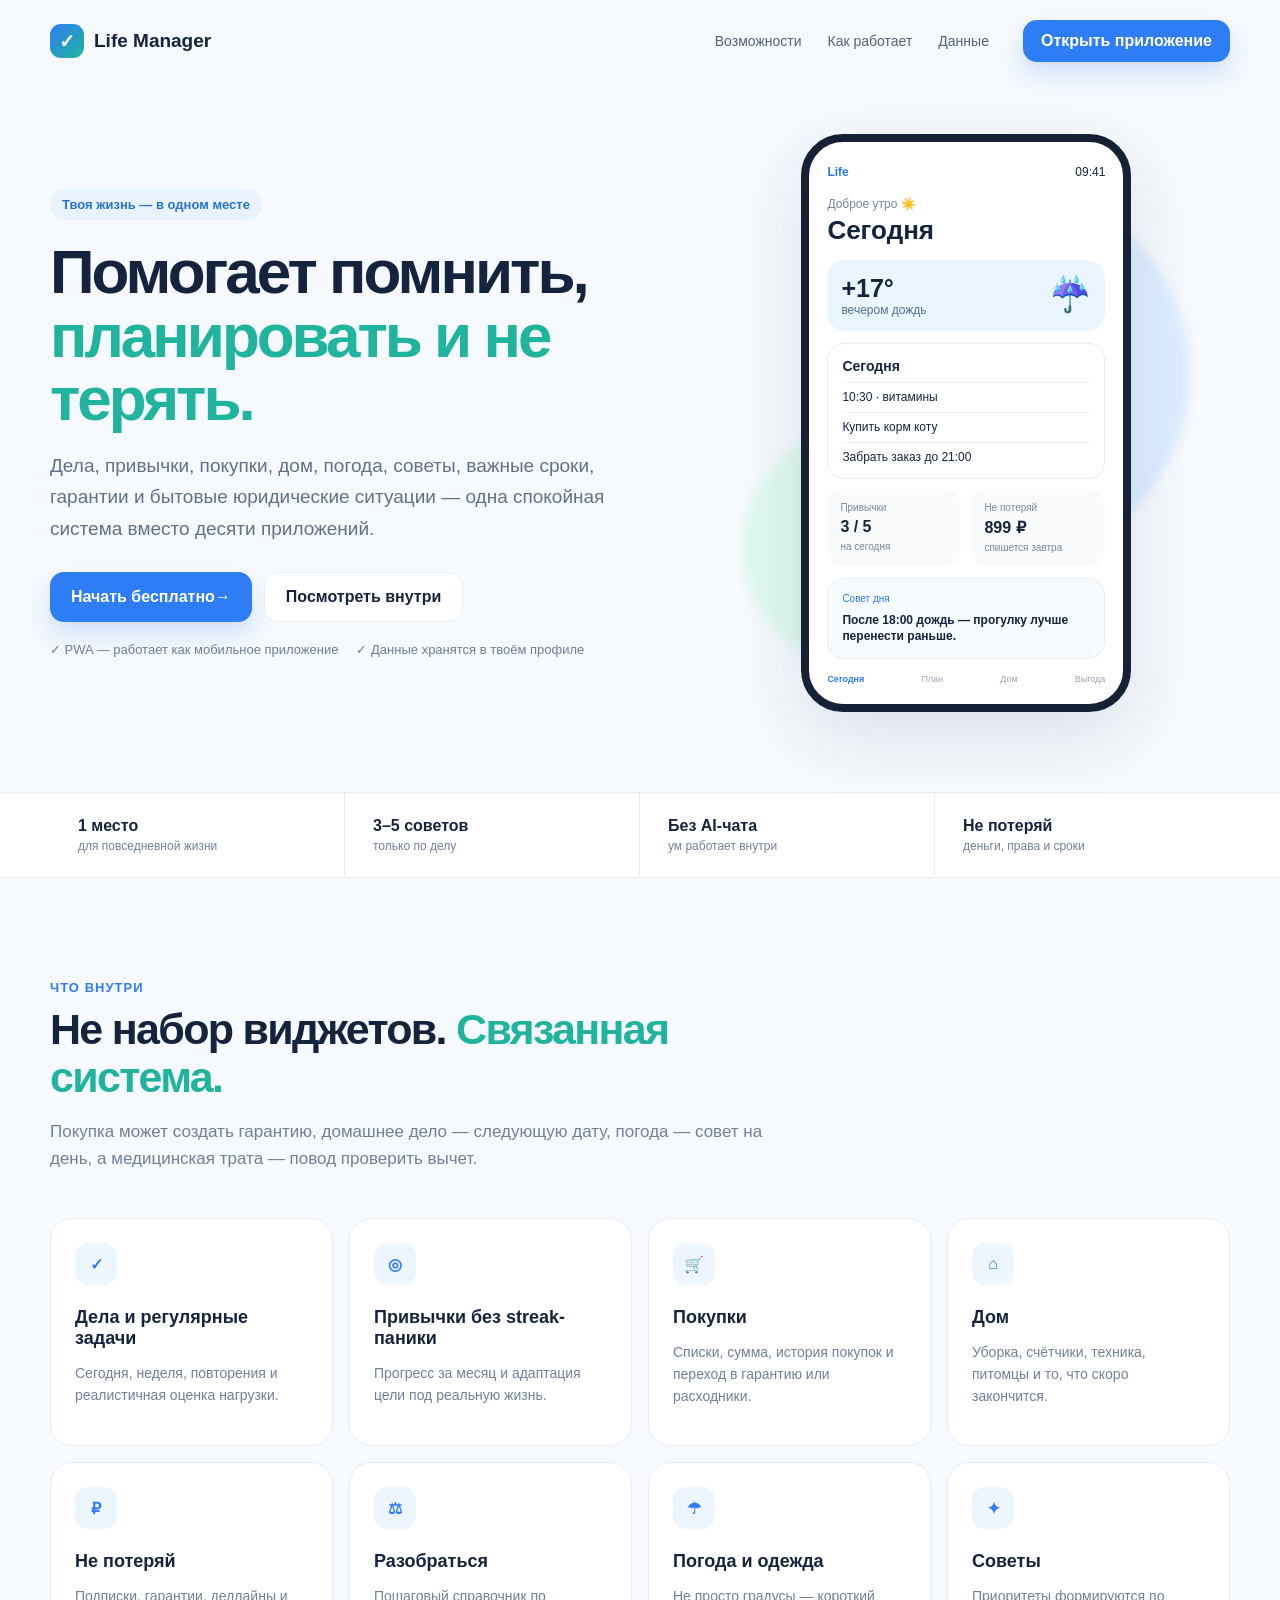
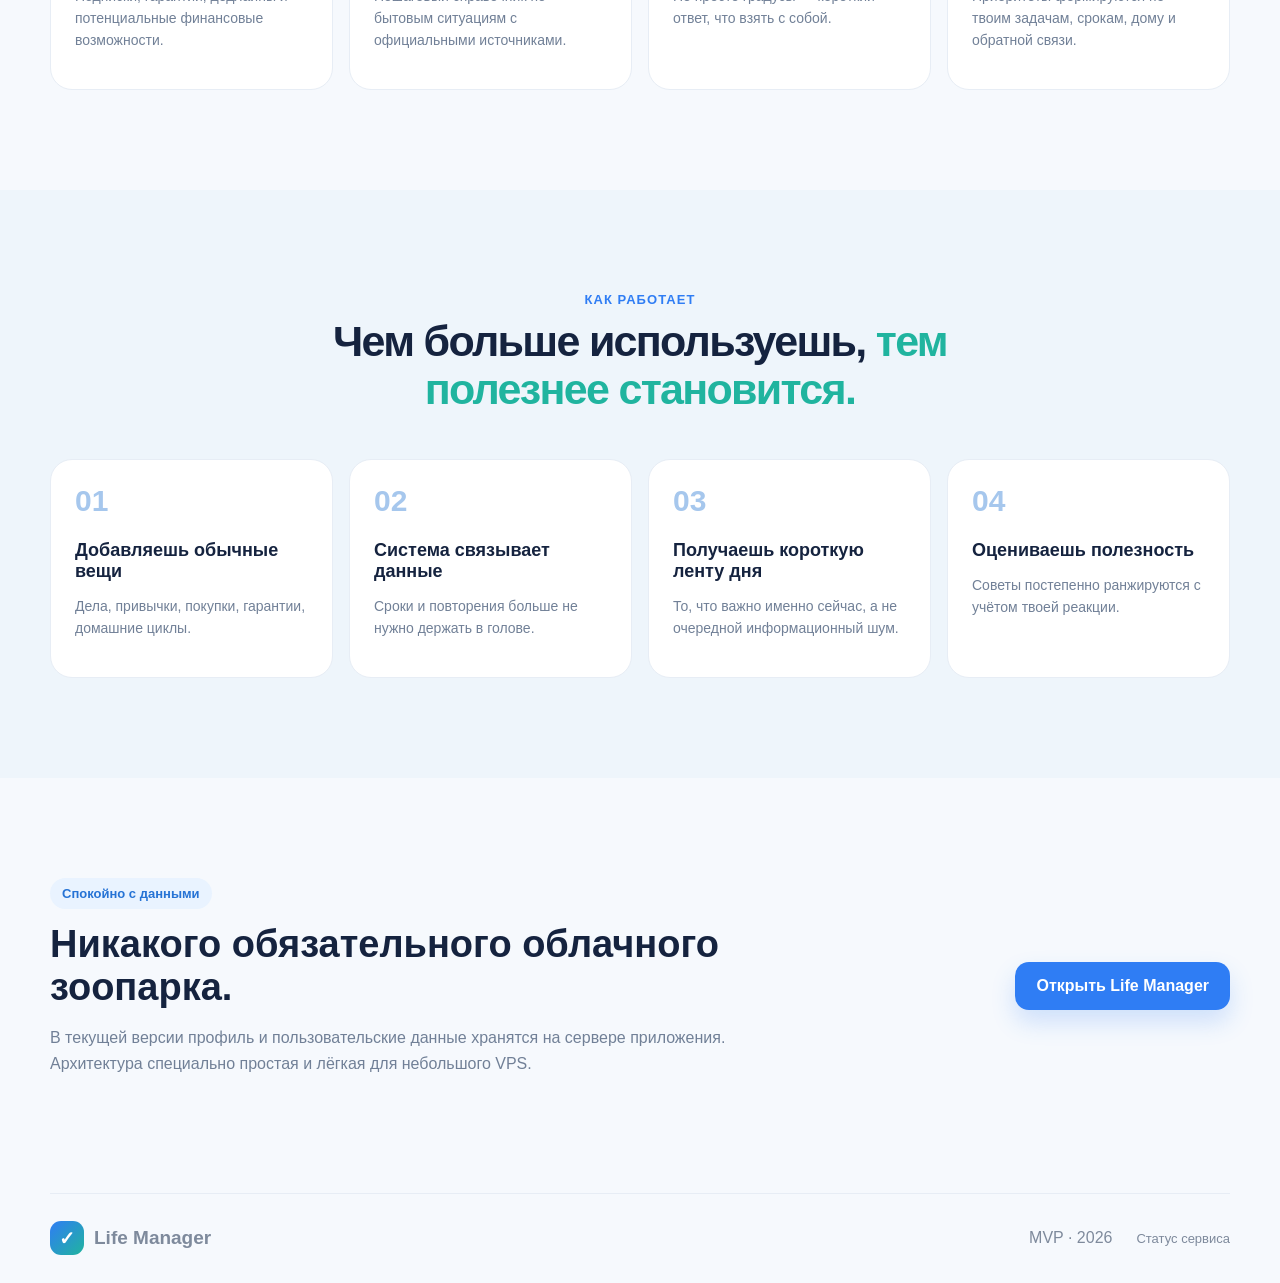
<file: src/LifeManager.Api/wwwroot/index.html>
<!doctype html>
<html lang="ru">
<head>
  <meta charset="utf-8" />
  <meta name="viewport" content="width=device-width, initial-scale=1" />
  <meta name="theme-color" content="#f5f8fc" />
  <meta name="description" content="Life Manager — дела, привычки, дом, покупки, полезные советы и важные сроки в одном месте." />
  <title>Life Manager — менеджер повседневной жизни</title>
  <link rel="icon" href="assets/icon.svg" type="image/svg+xml" />
  <link rel="stylesheet" href="assets/site.css" />
</head>
<body>
  <header class="topbar wrap">
    <a class="brand" href="./"><span class="brand-mark">✓</span><span>Life Manager</span></a>
    <nav><a href="#inside">Возможности</a><a href="#how">Как работает</a><a href="#privacy">Данные</a></nav>
    <a class="btn btn-primary" href="app/">Открыть приложение</a>
  </header>

  <main>
    <section class="hero wrap">
      <div class="hero-copy">
        <div class="pill">Твоя жизнь — в одном месте</div>
        <h1>Помогает помнить,<br><em>планировать и не терять.</em></h1>
        <p>Дела, привычки, покупки, дом, погода, советы, важные сроки, гарантии и бытовые юридические ситуации — одна спокойная система вместо десяти приложений.</p>
        <div class="hero-actions"><a class="btn btn-primary big" href="app/">Начать бесплатно <span>→</span></a><a class="btn btn-soft big" href="#inside">Посмотреть внутри</a></div>
        <div class="trust"><span>✓ PWA — работает как мобильное приложение</span><span>✓ Данные хранятся в твоём профиле</span></div>
      </div>
      <div class="hero-demo">
        <div class="glow g1"></div><div class="glow g2"></div>
        <div class="phone">
          <div class="phone-head"><b>Life</b><span>09:41</span></div>
          <div class="hello">Доброе утро ☀️</div>
          <h3>Сегодня</h3>
          <div class="weather"><div><b>+17°</b><span>вечером дождь</span></div><span class="weather-icon">☔</span></div>
          <div class="mini-card"><strong>Сегодня</strong><span>10:30 · витамины</span><span>Купить корм коту</span><span>Забрать заказ до 21:00</span></div>
          <div class="mini-grid"><div><small>Привычки</small><b>3 / 5</b><span>на сегодня</span></div><div><small>Не потеряй</small><b>899 ₽</b><span>спишется завтра</span></div></div>
          <div class="tip"><small>Совет дня</small><b>После 18:00 дождь — прогулку лучше перенести раньше.</b></div>
          <div class="phone-nav"><span class="active">Сегодня</span><span>План</span><span>Дом</span><span>Выгода</span></div>
        </div>
      </div>
    </section>

    <section class="strip"><div class="wrap strip-grid"><div><b>1 место</b><span>для повседневной жизни</span></div><div><b>3–5 советов</b><span>только по делу</span></div><div><b>Без AI-чата</b><span>ум работает внутри</span></div><div><b>Не потеряй</b><span>деньги, права и сроки</span></div></div></section>

    <section id="inside" class="section wrap">
      <div class="section-head"><span>Что внутри</span><h2>Не набор виджетов. <em>Связанная система.</em></h2><p>Покупка может создать гарантию, домашнее дело — следующую дату, погода — совет на день, а медицинская трата — повод проверить вычет.</p></div>
      <div class="features">
        <article><i>✓</i><h3>Дела и регулярные задачи</h3><p>Сегодня, неделя, повторения и реалистичная оценка нагрузки.</p></article>
        <article><i>◎</i><h3>Привычки без streak-паники</h3><p>Прогресс за месяц и адаптация цели под реальную жизнь.</p></article>
        <article><i>🛒</i><h3>Покупки</h3><p>Списки, сумма, история покупок и переход в гарантию или расходники.</p></article>
        <article><i>⌂</i><h3>Дом</h3><p>Уборка, счётчики, техника, питомцы и то, что скоро закончится.</p></article>
        <article><i>₽</i><h3>Не потеряй</h3><p>Подписки, гарантии, дедлайны и потенциальные финансовые возможности.</p></article>
        <article><i>⚖</i><h3>Разобраться</h3><p>Пошаговый справочник по бытовым ситуациям с официальными источниками.</p></article>
        <article><i>☂</i><h3>Погода и одежда</h3><p>Не просто градусы — короткий ответ, что взять с собой.</p></article>
        <article><i>✦</i><h3>Советы</h3><p>Приоритеты формируются по твоим задачам, срокам, дому и обратной связи.</p></article>
      </div>
    </section>

    <section id="how" class="section soft-section"><div class="wrap">
      <div class="section-head center"><span>Как работает</span><h2>Чем больше используешь, <em>тем полезнее становится.</em></h2></div>
      <div class="steps"><article><b>01</b><h3>Добавляешь обычные вещи</h3><p>Дела, привычки, покупки, гарантии, домашние циклы.</p></article><article><b>02</b><h3>Система связывает данные</h3><p>Сроки и повторения больше не нужно держать в голове.</p></article><article><b>03</b><h3>Получаешь короткую ленту дня</h3><p>То, что важно именно сейчас, а не очередной информационный шум.</p></article><article><b>04</b><h3>Оцениваешь полезность</h3><p>Советы постепенно ранжируются с учётом твоей реакции.</p></article></div>
    </div></section>

    <section id="privacy" class="section wrap privacy"><div><span class="pill">Спокойно с данными</span><h2>Никакого обязательного облачного зоопарка.</h2><p>В текущей версии профиль и пользовательские данные хранятся на сервере приложения. Архитектура специально простая и лёгкая для небольшого VPS.</p></div><a class="btn btn-primary big" href="app/">Открыть Life Manager</a></section>
  </main>
  <footer class="footer wrap"><a class="brand" href="./"><span class="brand-mark">✓</span><span>Life Manager</span></a><span>MVP · 2026</span><a href="health">Статус сервиса</a></footer>
</body>
</html>
</file>
<file: src/LifeManager.Api/wwwroot/assets/site.css>
:root{--bg:#f6f9fd;--paper:#fff;--ink:#15233f;--muted:#718097;--line:#e7edf5;--blue:#2f7df4;--teal:#20b49f;--soft:#eef5ff;--shadow:0 24px 70px rgba(29,55,92,.12)}*{box-sizing:border-box}html{scroll-behavior:smooth}body{margin:0;font-family:Inter,-apple-system,BlinkMacSystemFont,"Segoe UI",sans-serif;color:var(--ink);background:var(--bg)}a{text-decoration:none;color:inherit}.wrap{width:min(1180px,calc(100% - 40px));margin:auto}.topbar{height:82px;display:flex;align-items:center;gap:34px}.brand{display:flex;align-items:center;gap:10px;font-weight:800;font-size:19px}.brand-mark{display:grid;place-items:center;width:34px;height:34px;border-radius:11px;color:#fff;background:linear-gradient(135deg,var(--blue),var(--teal))}.topbar nav{display:flex;gap:26px;margin-left:auto;color:#52627b;font-size:14px}.btn{display:inline-flex;align-items:center;justify-content:center;border-radius:14px;padding:12px 18px;font-weight:700}.btn-primary{background:var(--blue);color:#fff;box-shadow:0 12px 25px rgba(47,125,244,.2)}.btn-soft{background:#fff;border:1px solid var(--line)}.btn.big{padding:15px 21px}.hero{min-height:690px;display:grid;grid-template-columns:1.05fr .95fr;align-items:center;gap:70px;padding:52px 0 80px}.pill{display:inline-flex;padding:8px 12px;border-radius:999px;background:#e9f3ff;color:#2673d5;font-size:13px;font-weight:800}.hero h1{font-size:62px;line-height:1.02;letter-spacing:-3px;margin:20px 0}.hero h1 em,.section-head h2 em{font-style:normal;color:var(--teal)}.hero-copy>p{font-size:19px;line-height:1.65;color:#61718a;max-width:650px}.hero-actions{display:flex;gap:12px;margin:28px 0 20px}.trust{display:flex;flex-wrap:wrap;gap:18px;color:#6d7e96;font-size:13px}.hero-demo{position:relative;min-height:570px;display:grid;place-items:center}.glow{position:absolute;border-radius:50%;filter:blur(5px)}.g1{width:380px;height:380px;background:#ddecff;right:40px;top:50px}.g2{width:250px;height:250px;background:#dff8ef;left:40px;bottom:40px}.phone{position:relative;width:330px;background:#fff;border:8px solid #172135;border-radius:42px;padding:23px 18px 20px;box-shadow:var(--shadow);z-index:2}.phone-head{display:flex;justify-content:space-between;font-size:12px}.phone-head b{color:#2878ee}.hello{font-size:12px;color:#78869a;margin-top:18px}.phone h3{font-size:26px;margin:4px 0 14px}.weather{background:#eaf5ff;padding:14px;border-radius:18px;display:flex;justify-content:space-between}.weather div{display:flex;flex-direction:column}.weather b{font-size:25px}.weather span{font-size:12px;color:#55708d}.weather-icon{font-size:34px!important}.mini-card,.tip{margin-top:12px;border:1px solid var(--line);border-radius:17px;padding:14px;display:flex;flex-direction:column;gap:8px;font-size:12px}.mini-card strong{font-size:14px}.mini-card span{padding-top:7px;border-top:1px solid #edf1f6}.mini-grid{display:grid;grid-template-columns:1fr 1fr;gap:10px;margin-top:10px}.mini-grid div{background:#f8fafc;border-radius:16px;padding:13px}.mini-grid small,.mini-grid span{display:block;color:#7a879b;font-size:10px}.mini-grid b{display:block;margin:5px 0}.tip{background:#f6fbff}.tip small{color:#2b7ee9}.tip b{line-height:1.35}.phone-nav{display:flex;justify-content:space-between;margin-top:15px;font-size:9px;color:#9aa5b5}.phone-nav .active{color:var(--blue);font-weight:800}.strip{background:#fff;border-top:1px solid var(--line);border-bottom:1px solid var(--line)}.strip-grid{display:grid;grid-template-columns:repeat(4,1fr)}.strip-grid div{padding:24px 28px;border-right:1px solid var(--line)}.strip-grid div:last-child{border:0}.strip-grid b,.strip-grid span{display:block}.strip-grid span{font-size:12px;color:var(--muted);margin-top:4px}.section{padding:100px 0}.section-head{max-width:720px;margin-bottom:46px}.section-head.center{text-align:center;margin:0 auto 46px}.section-head>span{font-size:13px;color:var(--blue);font-weight:800;text-transform:uppercase;letter-spacing:.08em}.section-head h2{font-size:43px;line-height:1.1;letter-spacing:-1.7px;margin:10px 0}.section-head p{color:var(--muted);font-size:17px;line-height:1.6}.features{display:grid;grid-template-columns:repeat(4,1fr);gap:16px}.features article,.steps article{background:#fff;border:1px solid var(--line);border-radius:22px;padding:24px;min-height:210px}.features i{display:grid;place-items:center;width:42px;height:42px;border-radius:13px;background:#edf5ff;color:#2f7df4;font-style:normal;font-weight:900}.features h3,.steps h3{font-size:18px;margin:22px 0 8px}.features p,.steps p{font-size:14px;color:var(--muted);line-height:1.55}.soft-section{background:#eef5fb}.steps{display:grid;grid-template-columns:repeat(4,1fr);gap:16px}.steps b{font-size:30px;color:#a6c7ed}.privacy{display:flex;align-items:center;justify-content:space-between;gap:40px}.privacy div{max-width:700px}.privacy h2{font-size:38px;margin:14px 0}.privacy p{color:var(--muted);line-height:1.6}.footer{height:90px;display:flex;align-items:center;gap:24px;border-top:1px solid var(--line);color:#7e8a9c}.footer>span{margin-left:auto}.footer>a:last-child{font-size:13px}@media(max-width:900px){.topbar nav{display:none}.hero{grid-template-columns:1fr;padding-top:30px}.hero-copy{text-align:center}.hero-copy>p{margin:auto}.hero-actions,.trust{justify-content:center}.hero h1{font-size:48px}.features,.steps{grid-template-columns:repeat(2,1fr)}.strip-grid{grid-template-columns:repeat(2,1fr)}.privacy{flex-direction:column;align-items:flex-start}}@media(max-width:560px){.wrap{width:min(100% - 24px,1180px)}.topbar{height:68px}.topbar>.btn{font-size:12px;padding:10px 12px}.brand{font-size:16px}.hero{gap:20px;min-height:auto;padding-bottom:55px}.hero h1{font-size:38px;letter-spacing:-1.5px}.hero-copy>p{font-size:16px}.hero-actions{flex-direction:column}.hero-demo{min-height:520px}.phone{width:300px}.features,.steps,.strip-grid{grid-template-columns:1fr}.strip-grid div{border-right:0;border-bottom:1px solid var(--line)}.section{padding:70px 0}.section-head h2{font-size:34px}.privacy h2{font-size:31px}.footer{flex-wrap:wrap;height:auto;padding:26px 0}.footer>span{margin-left:0}}
</file>
